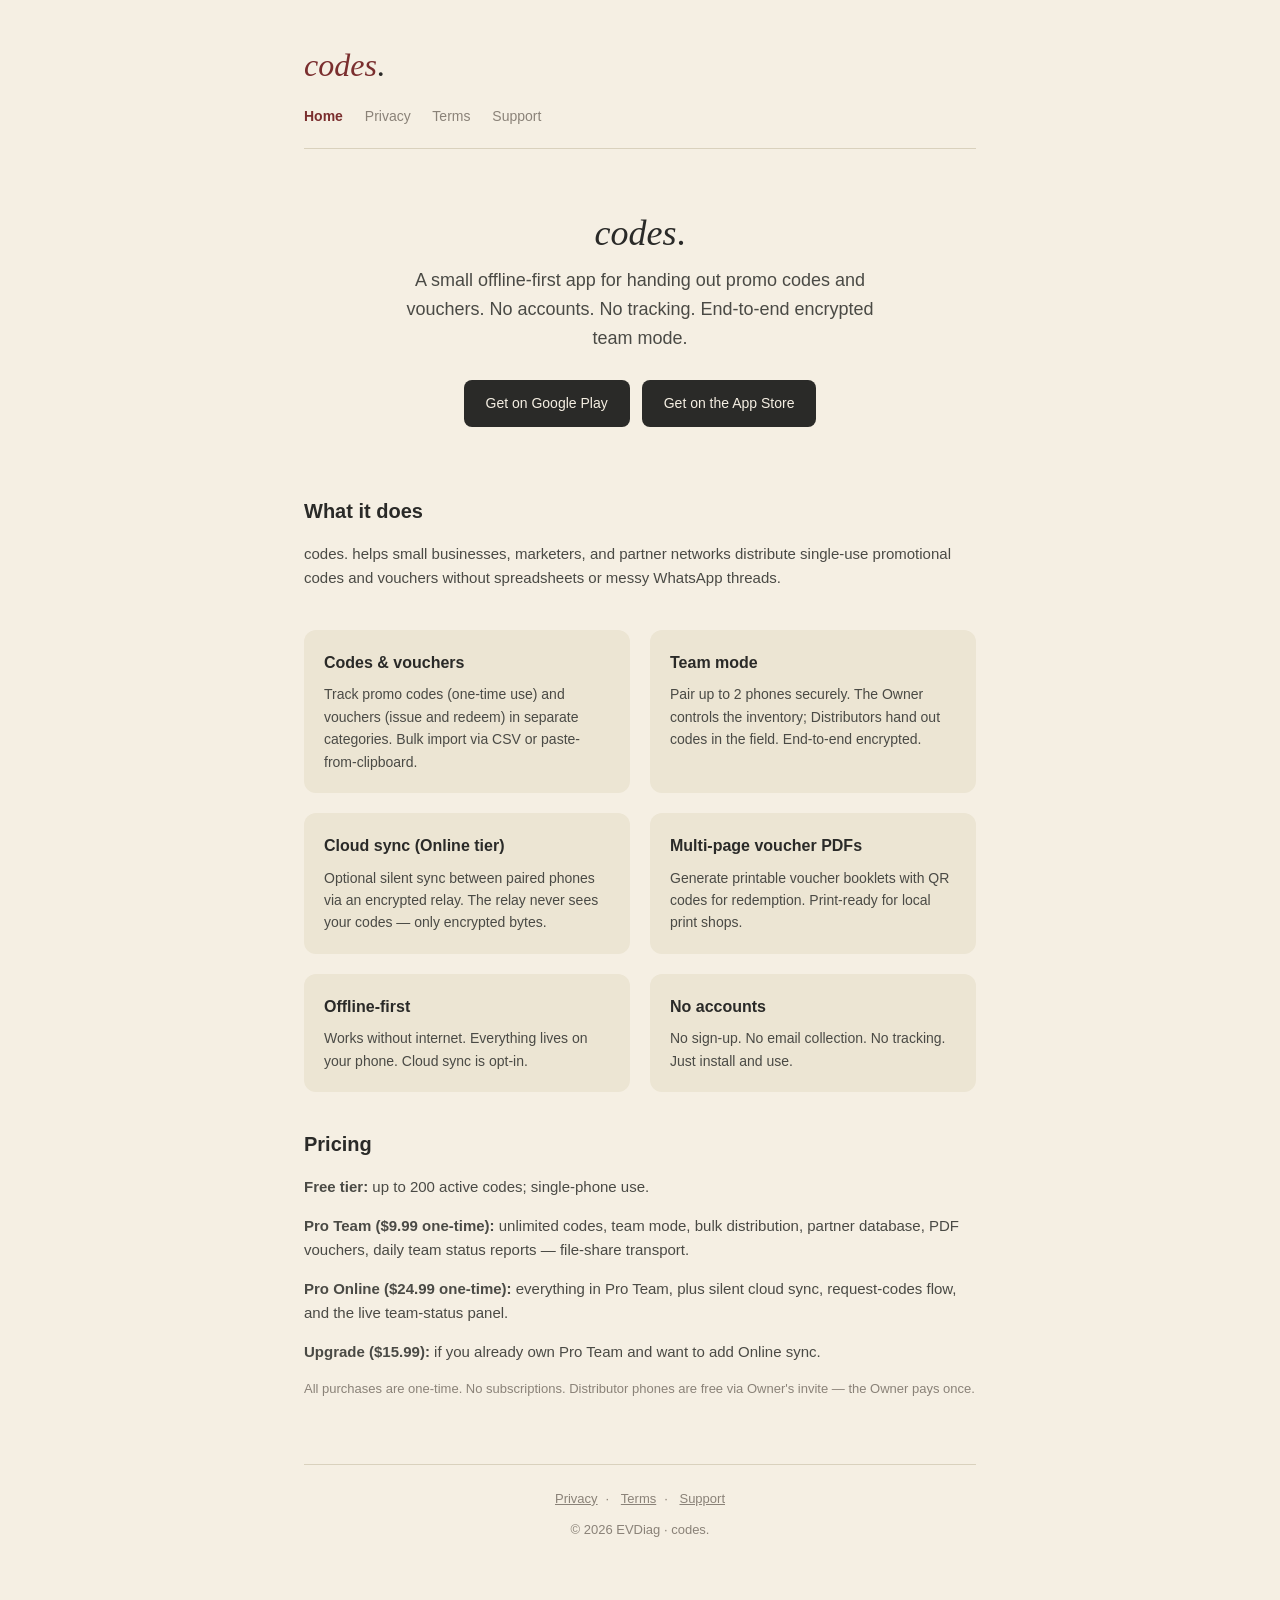
<file: index.html>
<!DOCTYPE html>
<html lang="en">
<head>
  <meta charset="utf-8">
  <meta name="viewport" content="width=device-width, initial-scale=1">
  <title>codes. — promo code & voucher distribution for small teams</title>
  <meta name="description" content="A small offline-first app for handing out promo codes and vouchers. No accounts. No tracking. End-to-end encrypted team mode.">
  <link rel="stylesheet" href="/style.css">
</head>
<body>
  <div class="wrap">
    <header>
      <a href="/" class="brand">codes<span class="dot">.</span></a>
      <nav>
        <a href="/" class="active">Home</a>
        <a href="/privacy">Privacy</a>
        <a href="/terms">Terms</a>
        <a href="/support">Support</a>
      </nav>
    </header>

    <section class="hero">
      <h1>codes<span style="color:var(--ink);font-style:normal">.</span></h1>
      <p class="tagline">A small offline-first app for handing out promo codes and vouchers. No accounts. No tracking. End-to-end encrypted team mode.</p>

      <div class="store-badges">
        <a href="https://play.google.com/store/apps/details?id=com.rfmot.promocodes">Get on Google Play</a>
        <a href="https://apps.apple.com/app/id6772552895">Get on the App Store</a>
      </div>
    </section>

    <section>
      <h2>What it does</h2>
      <p>codes. helps small businesses, marketers, and partner networks distribute single-use promotional codes and vouchers without spreadsheets or messy WhatsApp threads.</p>

      <div class="features">
        <div class="feature">
          <h3>Codes & vouchers</h3>
          <p>Track promo codes (one-time use) and vouchers (issue and redeem) in separate categories. Bulk import via CSV or paste-from-clipboard.</p>
        </div>
        <div class="feature">
          <h3>Team mode</h3>
          <p>Pair up to 2 phones securely. The Owner controls the inventory; Distributors hand out codes in the field. End-to-end encrypted.</p>
        </div>
        <div class="feature">
          <h3>Cloud sync (Online tier)</h3>
          <p>Optional silent sync between paired phones via an encrypted relay. The relay never sees your codes — only encrypted bytes.</p>
        </div>
        <div class="feature">
          <h3>Multi-page voucher PDFs</h3>
          <p>Generate printable voucher booklets with QR codes for redemption. Print-ready for local print shops.</p>
        </div>
        <div class="feature">
          <h3>Offline-first</h3>
          <p>Works without internet. Everything lives on your phone. Cloud sync is opt-in.</p>
        </div>
        <div class="feature">
          <h3>No accounts</h3>
          <p>No sign-up. No email collection. No tracking. Just install and use.</p>
        </div>
      </div>
    </section>

    <section>
      <h2>Pricing</h2>
      <p><strong>Free tier:</strong> up to 200 active codes; single-phone use.</p>
      <p><strong>Pro Team ($9.99 one-time):</strong> unlimited codes, team mode, bulk distribution, partner database, PDF vouchers, daily team status reports — file-share transport.</p>
      <p><strong>Pro Online ($24.99 one-time):</strong> everything in Pro Team, plus silent cloud sync, request-codes flow, and the live team-status panel.</p>
      <p><strong>Upgrade ($15.99):</strong> if you already own Pro Team and want to add Online sync.</p>
      <p class="meta">All purchases are one-time. No subscriptions. Distributor phones are free via Owner's invite — the Owner pays once.</p>
    </section>

    <footer>
      <a href="/privacy">Privacy</a>·
      <a href="/terms">Terms</a>·
      <a href="/support">Support</a>
      <div style="margin-top:10px;">© <span id="year">2026</span> EVDiag · codes.</div>
    </footer>
  </div>
  <script>document.getElementById('year').textContent = new Date().getFullYear();</script>
</body>
</html>
</file>
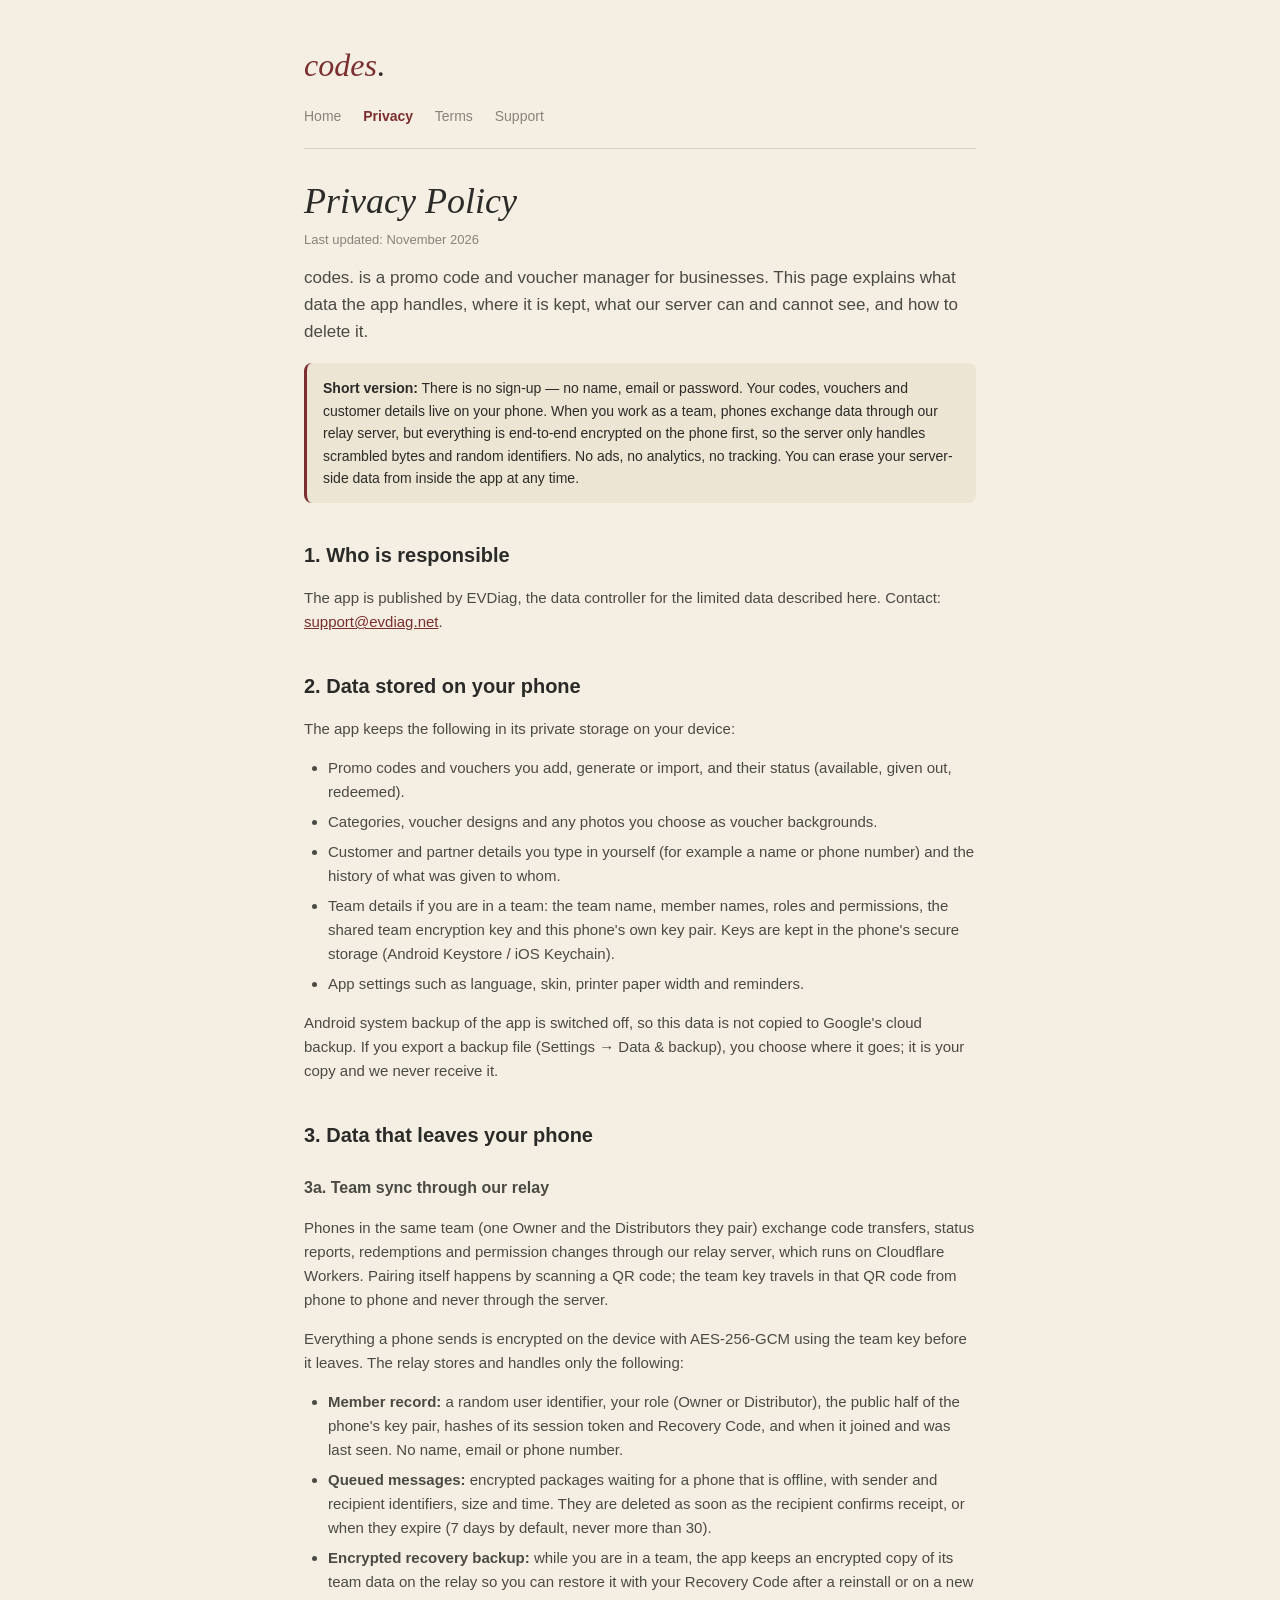
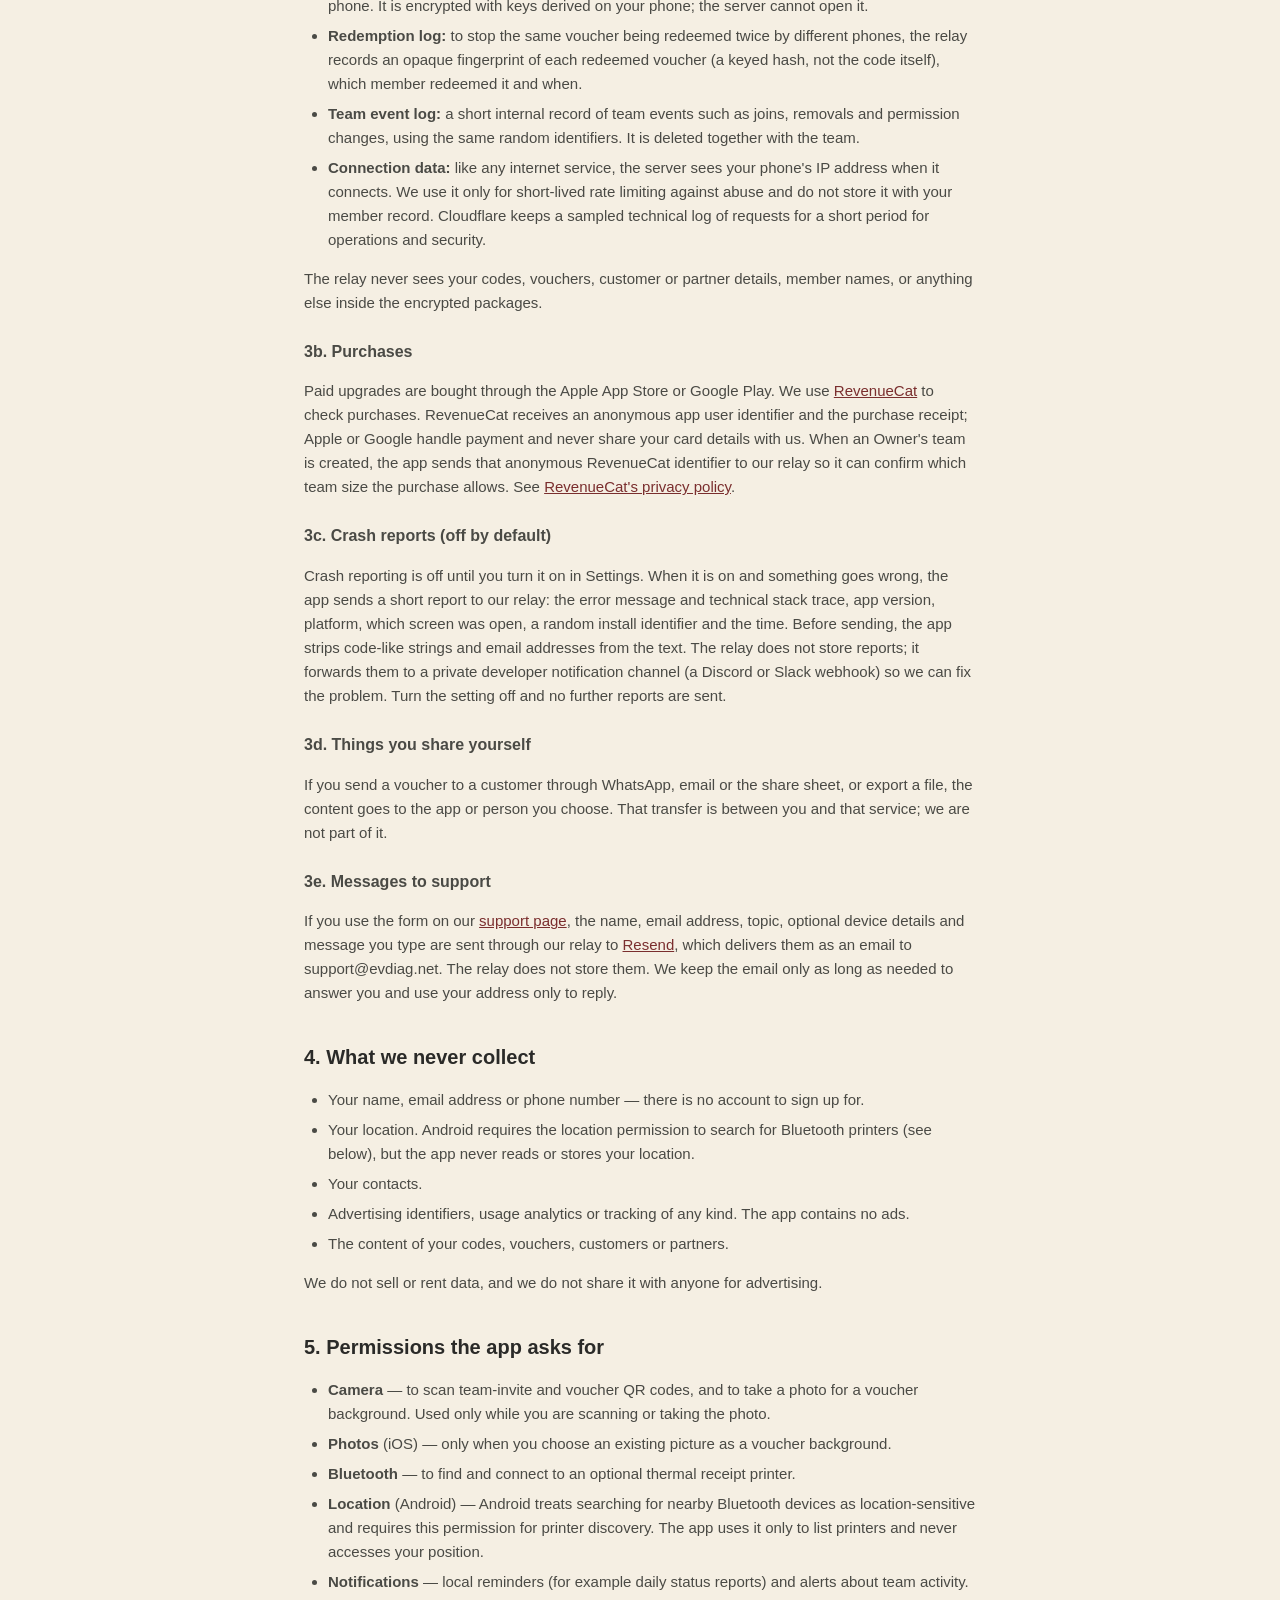
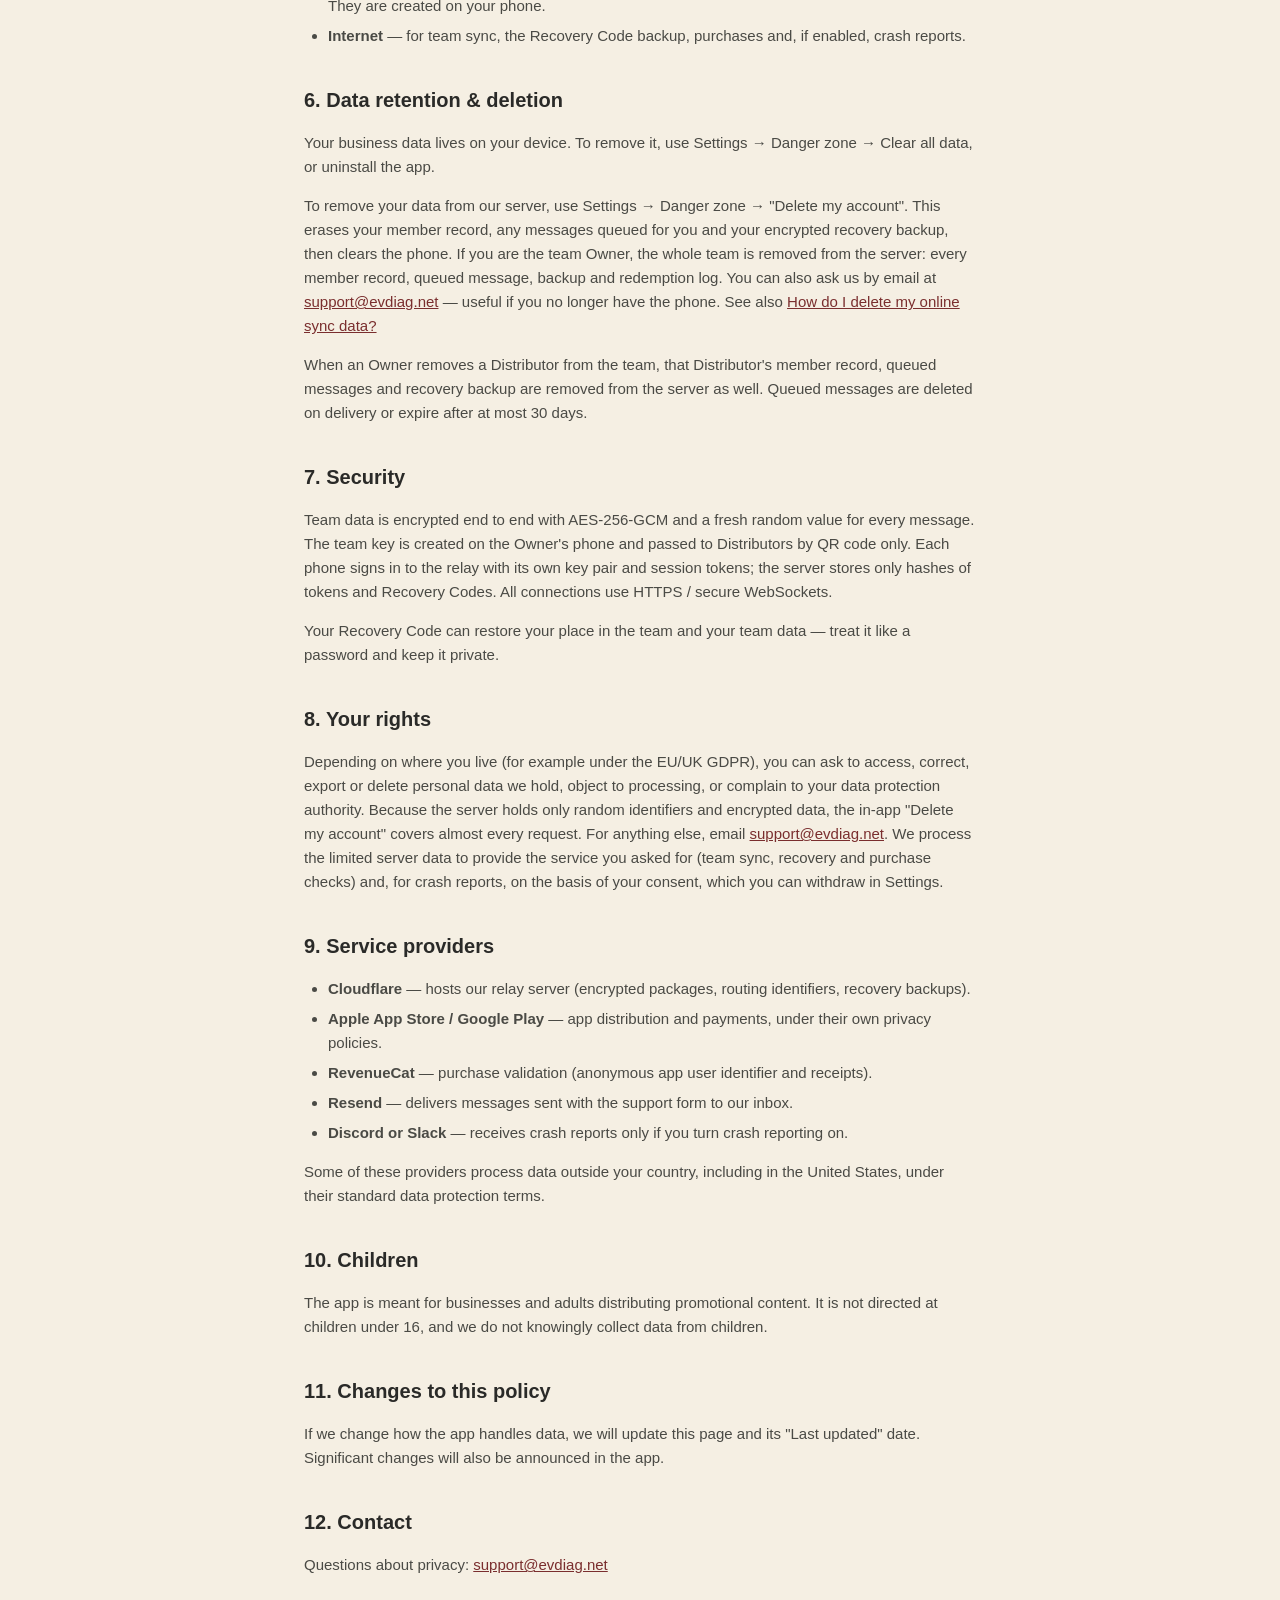
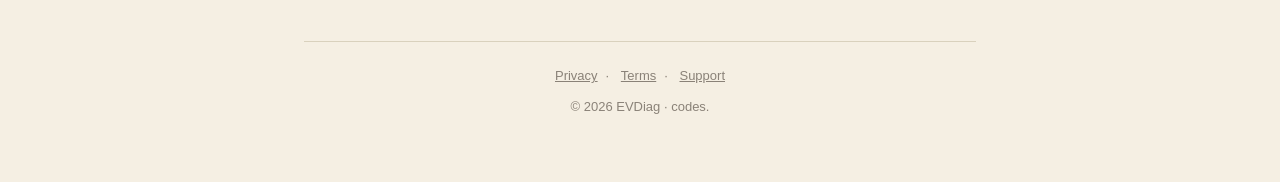
<file: privacy.html>
<!DOCTYPE html>
<html lang="en">
<head>
  <meta charset="utf-8">
  <meta name="viewport" content="width=device-width, initial-scale=1">
  <title>Privacy Policy — codes.</title>
  <meta name="description" content="Privacy policy for the codes. app. No sign-up, no ads, no tracking. Team sync is end-to-end encrypted.">
  <link rel="stylesheet" href="/style.css">
</head>
<body>
  <div class="wrap">
    <header>
      <a href="/" class="brand">codes<span class="dot">.</span></a>
      <nav>
        <a href="/">Home</a>
        <a href="/privacy" class="active">Privacy</a>
        <a href="/terms">Terms</a>
        <a href="/support">Support</a>
      </nav>
    </header>

    <h1>Privacy Policy</h1>
    <p class="meta">Last updated: November 2026</p>

    <p class="lead">codes. is a promo code and voucher manager for businesses. This page explains what data the app handles, where it is kept, what our server can and cannot see, and how to delete it.</p>

    <div class="note">
      <strong>Short version:</strong> There is no sign-up — no name, email or password. Your codes, vouchers and customer details live on your phone. When you work as a team, phones exchange data through our relay server, but everything is end-to-end encrypted on the phone first, so the server only handles scrambled bytes and random identifiers. No ads, no analytics, no tracking. You can erase your server-side data from inside the app at any time.
    </div>

    <h2>1. Who is responsible</h2>
    <p>The app is published by EVDiag, the data controller for the limited data described here. Contact: <a href="mailto:support@evdiag.net">support@evdiag.net</a>.</p>

    <h2>2. Data stored on your phone</h2>
    <p>The app keeps the following in its private storage on your device:</p>
    <ul>
      <li>Promo codes and vouchers you add, generate or import, and their status (available, given out, redeemed).</li>
      <li>Categories, voucher designs and any photos you choose as voucher backgrounds.</li>
      <li>Customer and partner details you type in yourself (for example a name or phone number) and the history of what was given to whom.</li>
      <li>Team details if you are in a team: the team name, member names, roles and permissions, the shared team encryption key and this phone's own key pair. Keys are kept in the phone's secure storage (Android Keystore / iOS Keychain).</li>
      <li>App settings such as language, skin, printer paper width and reminders.</li>
    </ul>
    <p>Android system backup of the app is switched off, so this data is not copied to Google's cloud backup. If you export a backup file (Settings → Data &amp; backup), you choose where it goes; it is your copy and we never receive it.</p>

    <h2>3. Data that leaves your phone</h2>

    <h3>3a. Team sync through our relay</h3>
    <p>Phones in the same team (one Owner and the Distributors they pair) exchange code transfers, status reports, redemptions and permission changes through our relay server, which runs on Cloudflare Workers. Pairing itself happens by scanning a QR code; the team key travels in that QR code from phone to phone and never through the server.</p>
    <p>Everything a phone sends is encrypted on the device with AES-256-GCM using the team key before it leaves. The relay stores and handles only the following:</p>
    <ul>
      <li><strong>Member record:</strong> a random user identifier, your role (Owner or Distributor), the public half of the phone's key pair, hashes of its session token and Recovery Code, and when it joined and was last seen. No name, email or phone number.</li>
      <li><strong>Queued messages:</strong> encrypted packages waiting for a phone that is offline, with sender and recipient identifiers, size and time. They are deleted as soon as the recipient confirms receipt, or when they expire (7 days by default, never more than 30).</li>
      <li><strong>Encrypted recovery backup:</strong> while you are in a team, the app keeps an encrypted copy of its team data on the relay so you can restore it with your Recovery Code after a reinstall or on a new phone. It is encrypted with keys derived on your phone; the server cannot open it.</li>
      <li><strong>Redemption log:</strong> to stop the same voucher being redeemed twice by different phones, the relay records an opaque fingerprint of each redeemed voucher (a keyed hash, not the code itself), which member redeemed it and when.</li>
      <li><strong>Team event log:</strong> a short internal record of team events such as joins, removals and permission changes, using the same random identifiers. It is deleted together with the team.</li>
      <li><strong>Connection data:</strong> like any internet service, the server sees your phone's IP address when it connects. We use it only for short-lived rate limiting against abuse and do not store it with your member record. Cloudflare keeps a sampled technical log of requests for a short period for operations and security.</li>
    </ul>
    <p>The relay never sees your codes, vouchers, customer or partner details, member names, or anything else inside the encrypted packages.</p>

    <h3>3b. Purchases</h3>
    <p>Paid upgrades are bought through the Apple App Store or Google Play. We use <a href="https://www.revenuecat.com/">RevenueCat</a> to check purchases. RevenueCat receives an anonymous app user identifier and the purchase receipt; Apple or Google handle payment and never share your card details with us. When an Owner's team is created, the app sends that anonymous RevenueCat identifier to our relay so it can confirm which team size the purchase allows. See <a href="https://www.revenuecat.com/privacy/">RevenueCat's privacy policy</a>.</p>

    <h3>3c. Crash reports (off by default)</h3>
    <p>Crash reporting is off until you turn it on in Settings. When it is on and something goes wrong, the app sends a short report to our relay: the error message and technical stack trace, app version, platform, which screen was open, a random install identifier and the time. Before sending, the app strips code-like strings and email addresses from the text. The relay does not store reports; it forwards them to a private developer notification channel (a Discord or Slack webhook) so we can fix the problem. Turn the setting off and no further reports are sent.</p>

    <h3>3d. Things you share yourself</h3>
    <p>If you send a voucher to a customer through WhatsApp, email or the share sheet, or export a file, the content goes to the app or person you choose. That transfer is between you and that service; we are not part of it.</p>

    <h3>3e. Messages to support</h3>
    <p>If you use the form on our <a href="/support#contact">support page</a>, the name, email address, topic, optional device details and message you type are sent through our relay to <a href="https://resend.com/">Resend</a>, which delivers them as an email to support@evdiag.net. The relay does not store them. We keep the email only as long as needed to answer you and use your address only to reply.</p>

    <h2>4. What we never collect</h2>
    <ul>
      <li>Your name, email address or phone number — there is no account to sign up for.</li>
      <li>Your location. Android requires the location permission to search for Bluetooth printers (see below), but the app never reads or stores your location.</li>
      <li>Your contacts.</li>
      <li>Advertising identifiers, usage analytics or tracking of any kind. The app contains no ads.</li>
      <li>The content of your codes, vouchers, customers or partners.</li>
    </ul>
    <p>We do not sell or rent data, and we do not share it with anyone for advertising.</p>

    <h2>5. Permissions the app asks for</h2>
    <ul>
      <li><strong>Camera</strong> — to scan team-invite and voucher QR codes, and to take a photo for a voucher background. Used only while you are scanning or taking the photo.</li>
      <li><strong>Photos</strong> (iOS) — only when you choose an existing picture as a voucher background.</li>
      <li><strong>Bluetooth</strong> — to find and connect to an optional thermal receipt printer.</li>
      <li><strong>Location</strong> (Android) — Android treats searching for nearby Bluetooth devices as location-sensitive and requires this permission for printer discovery. The app uses it only to list printers and never accesses your position.</li>
      <li><strong>Notifications</strong> — local reminders (for example daily status reports) and alerts about team activity. They are created on your phone.</li>
      <li><strong>Internet</strong> — for team sync, the Recovery Code backup, purchases and, if enabled, crash reports.</li>
    </ul>

    <h2>6. Data retention &amp; deletion</h2>
    <p>Your business data lives on your device. To remove it, use Settings → Danger zone → Clear all data, or uninstall the app.</p>
    <p>To remove your data from our server, use Settings → Danger zone → "Delete my account". This erases your member record, any messages queued for you and your encrypted recovery backup, then clears the phone. If you are the team Owner, the whole team is removed from the server: every member record, queued message, backup and redemption log. You can also ask us by email at <a href="mailto:support@evdiag.net">support@evdiag.net</a> — useful if you no longer have the phone. See also <a href="/support#delete-sync-data">How do I delete my online sync data?</a></p>
    <p>When an Owner removes a Distributor from the team, that Distributor's member record, queued messages and recovery backup are removed from the server as well. Queued messages are deleted on delivery or expire after at most 30 days.</p>

    <h2>7. Security</h2>
    <p>Team data is encrypted end to end with AES-256-GCM and a fresh random value for every message. The team key is created on the Owner's phone and passed to Distributors by QR code only. Each phone signs in to the relay with its own key pair and session tokens; the server stores only hashes of tokens and Recovery Codes. All connections use HTTPS / secure WebSockets.</p>
    <p>Your Recovery Code can restore your place in the team and your team data — treat it like a password and keep it private.</p>

    <h2>8. Your rights</h2>
    <p>Depending on where you live (for example under the EU/UK GDPR), you can ask to access, correct, export or delete personal data we hold, object to processing, or complain to your data protection authority. Because the server holds only random identifiers and encrypted data, the in-app "Delete my account" covers almost every request. For anything else, email <a href="mailto:support@evdiag.net">support@evdiag.net</a>. We process the limited server data to provide the service you asked for (team sync, recovery and purchase checks) and, for crash reports, on the basis of your consent, which you can withdraw in Settings.</p>

    <h2>9. Service providers</h2>
    <ul>
      <li><strong>Cloudflare</strong> — hosts our relay server (encrypted packages, routing identifiers, recovery backups).</li>
      <li><strong>Apple App Store / Google Play</strong> — app distribution and payments, under their own privacy policies.</li>
      <li><strong>RevenueCat</strong> — purchase validation (anonymous app user identifier and receipts).</li>
      <li><strong>Resend</strong> — delivers messages sent with the support form to our inbox.</li>
      <li><strong>Discord or Slack</strong> — receives crash reports only if you turn crash reporting on.</li>
    </ul>
    <p>Some of these providers process data outside your country, including in the United States, under their standard data protection terms.</p>

    <h2>10. Children</h2>
    <p>The app is meant for businesses and adults distributing promotional content. It is not directed at children under 16, and we do not knowingly collect data from children.</p>

    <h2>11. Changes to this policy</h2>
    <p>If we change how the app handles data, we will update this page and its "Last updated" date. Significant changes will also be announced in the app.</p>

    <h2>12. Contact</h2>
    <p>Questions about privacy: <a href="mailto:support@evdiag.net">support@evdiag.net</a></p>

    <footer>
      <a href="/privacy">Privacy</a>·
      <a href="/terms">Terms</a>·
      <a href="/support">Support</a>
      <div style="margin-top:10px;">© <span id="year">2026</span> EVDiag · codes.</div>
    </footer>
  </div>
  <script>document.getElementById('year').textContent = new Date().getFullYear();</script>
</body>
</html>
</file>
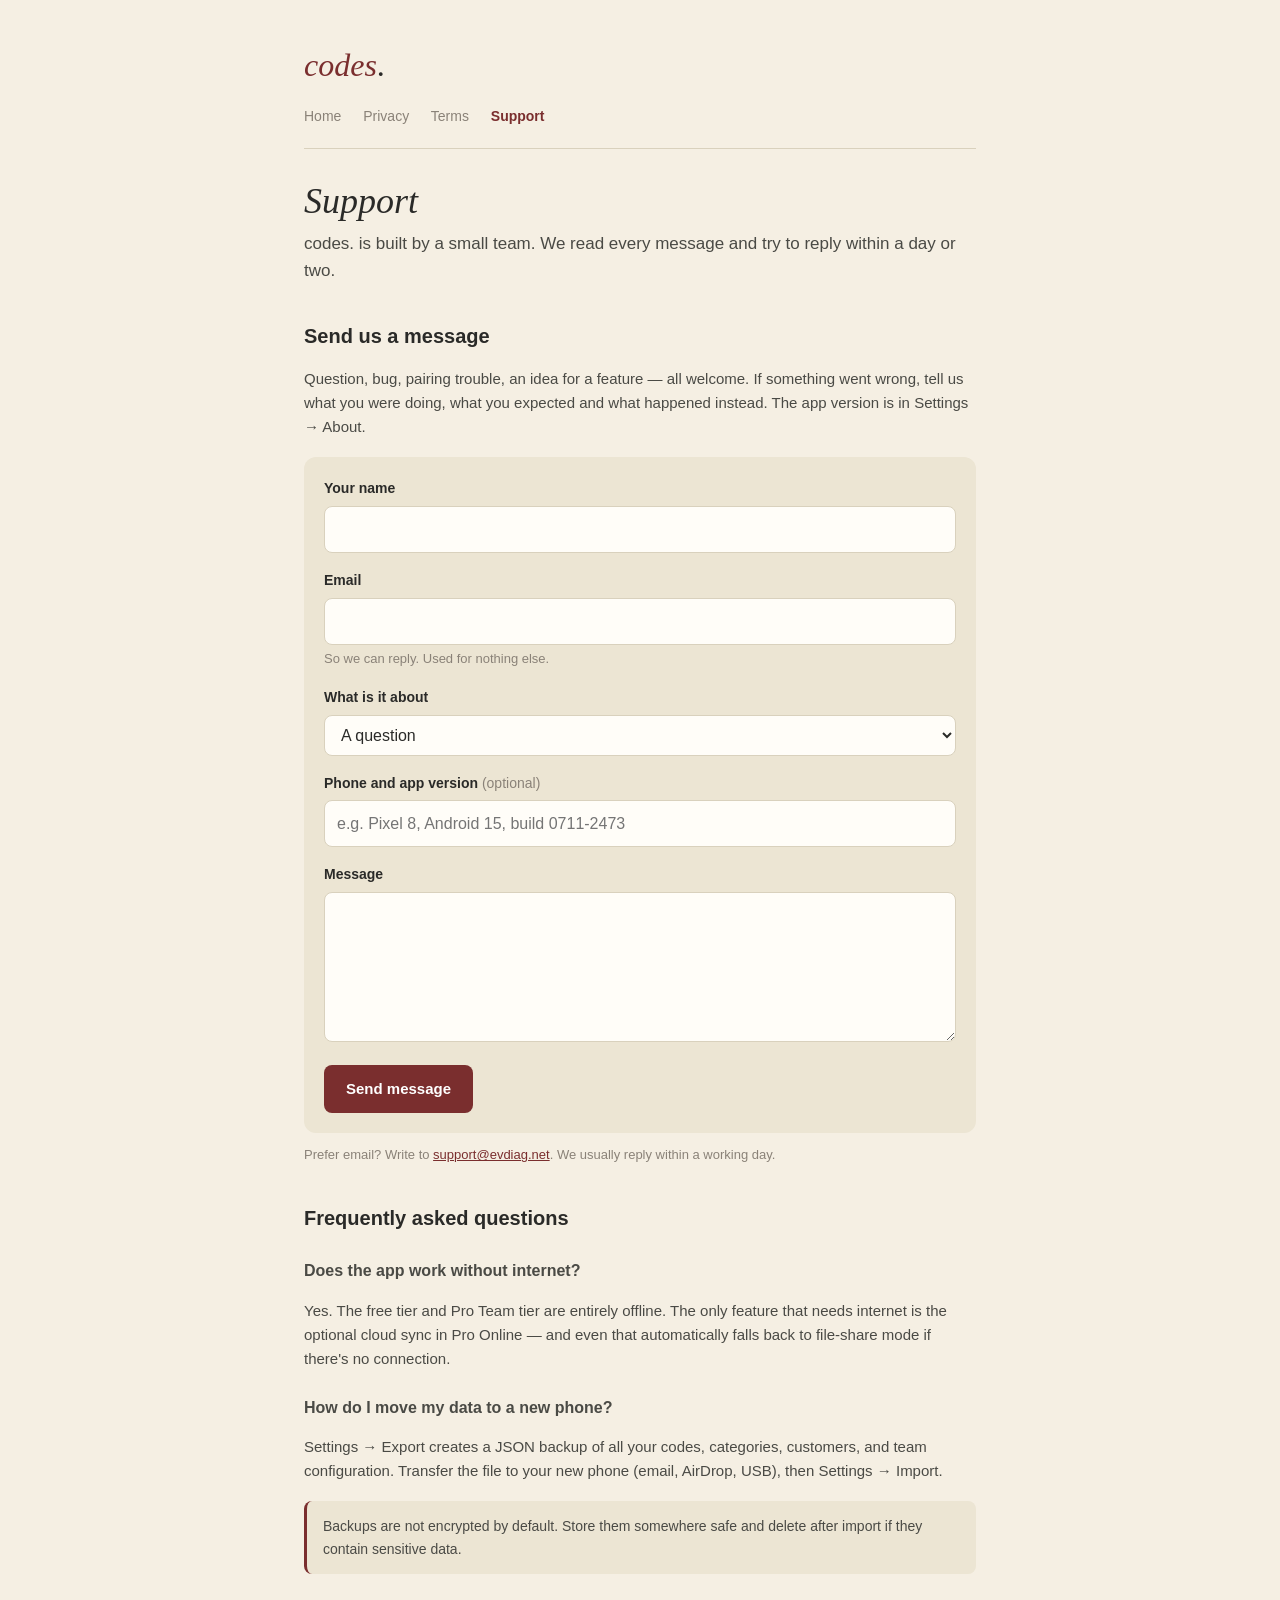
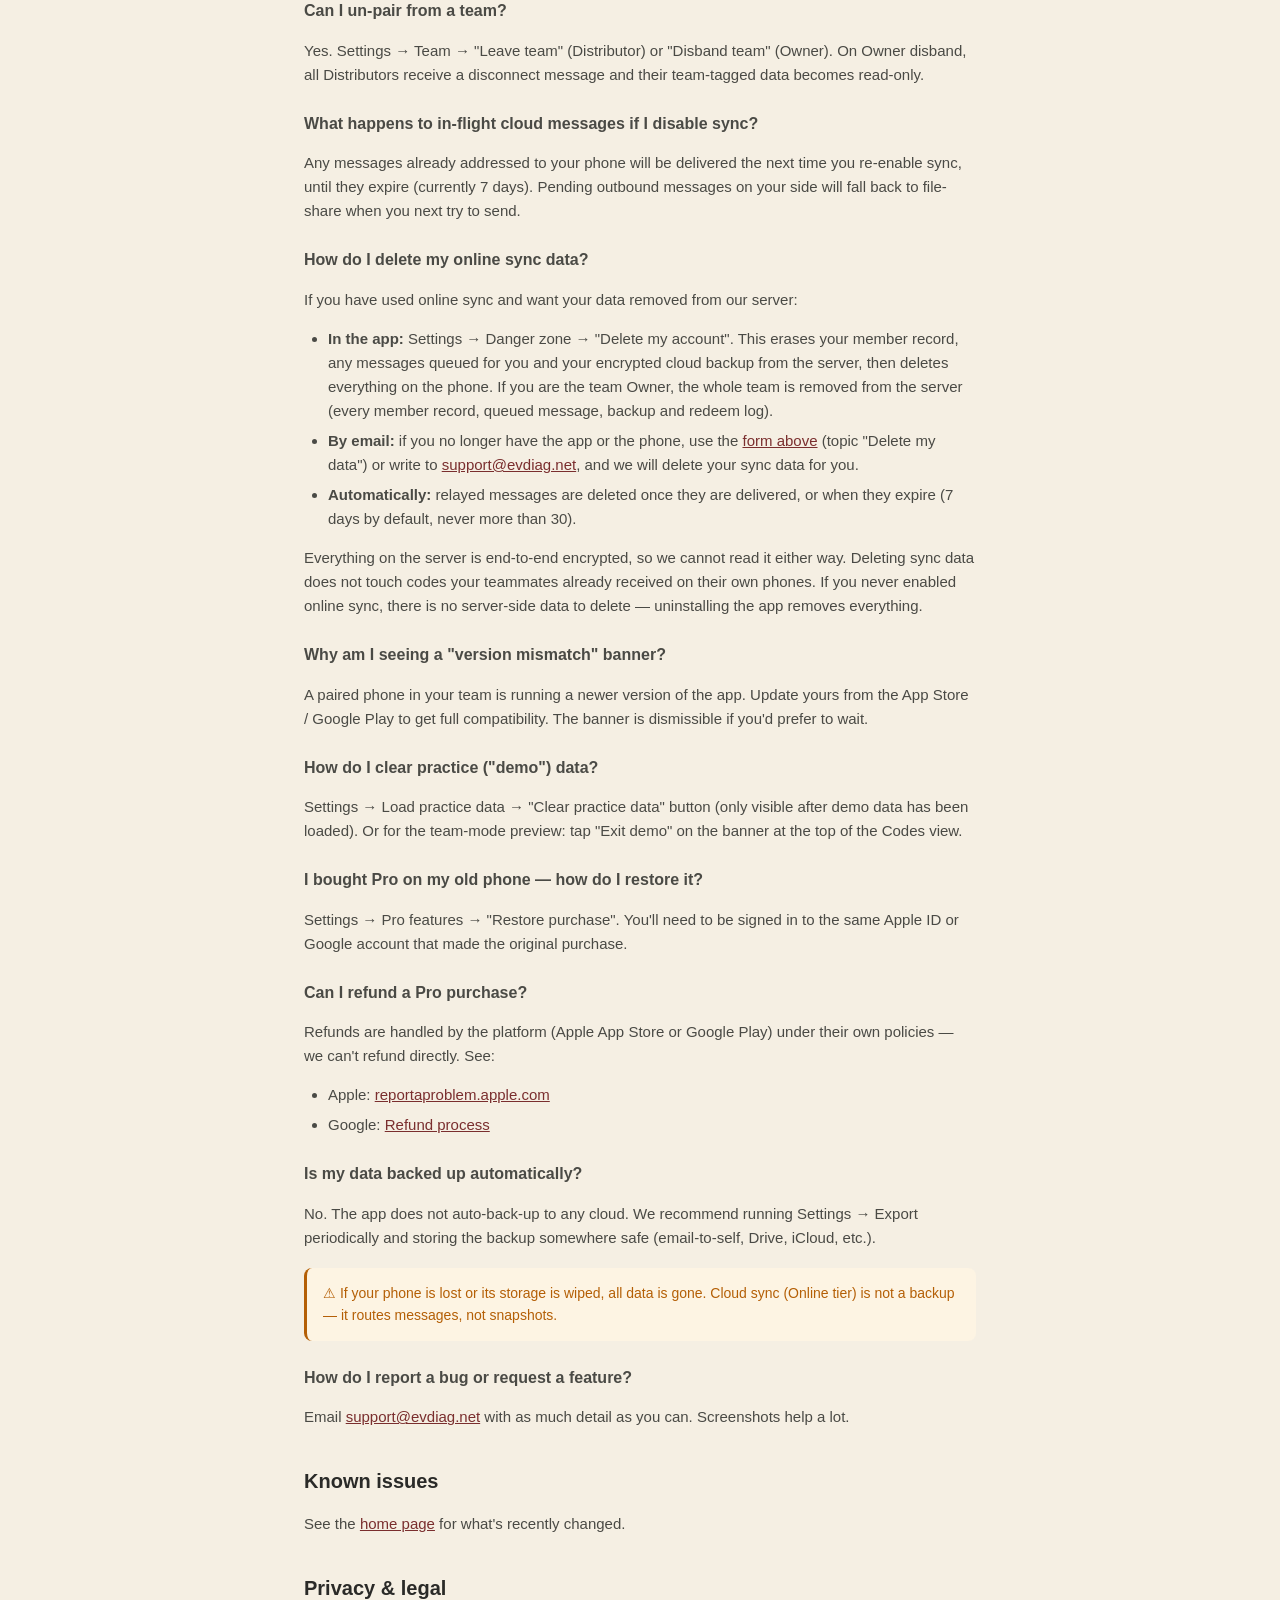
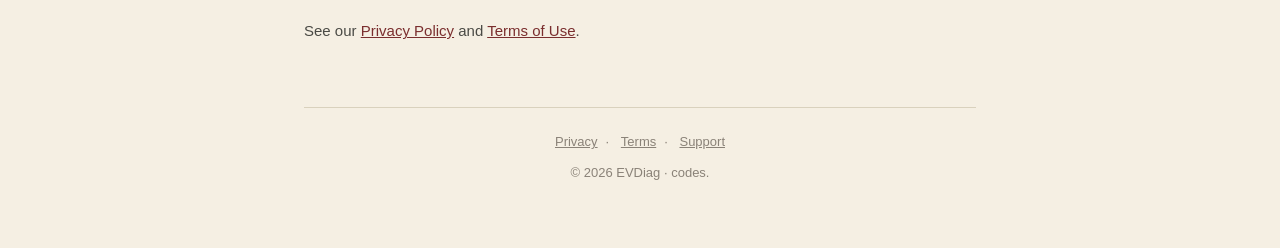
<file: support.html>
<!DOCTYPE html>
<html lang="en">
<head>
  <meta charset="utf-8">
  <meta name="viewport" content="width=device-width, initial-scale=1">
  <title>Support — codes.</title>
  <link rel="stylesheet" href="/style.css">
</head>
<body>
  <div class="wrap">
    <header>
      <a href="/" class="brand">codes<span class="dot">.</span></a>
      <nav>
        <a href="/">Home</a>
        <a href="/privacy">Privacy</a>
        <a href="/terms">Terms</a>
        <a href="/support" class="active">Support</a>
      </nav>
    </header>

    <h1>Support</h1>
    <p class="lead">codes. is built by a small team. We read every message and try to reply within a day or two.</p>

    <h2 id="contact">Send us a message</h2>
    <p>Question, bug, pairing trouble, an idea for a feature — all welcome. If something went wrong, tell us what you were doing, what you expected and what happened instead. The app version is in Settings → About.</p>

    <form class="contact" id="contactForm" novalidate>
      <div class="field">
        <label for="name">Your name</label>
        <input type="text" id="name" name="name" autocomplete="name" required maxlength="120">
      </div>
      <div class="field">
        <label for="email">Email</label>
        <input type="email" id="email" name="email" autocomplete="email" required maxlength="200">
        <span class="hint">So we can reply. Used for nothing else.</span>
      </div>
      <div class="field">
        <label for="topic">What is it about</label>
        <select id="topic" name="topic">
          <option>A question</option>
          <option>Something is wrong / a bug</option>
          <option>Pairing or team sync</option>
          <option>Purchases and restoring Pro</option>
          <option>Delete my data</option>
          <option>Feature request</option>
          <option>Something else</option>
        </select>
      </div>
      <div class="field">
        <label for="device">Phone and app version <span class="opt">(optional)</span></label>
        <input type="text" id="device" name="device" maxlength="200" placeholder="e.g. Pixel 8, Android 15, build 0711-2473">
      </div>
      <div class="field">
        <label for="message">Message</label>
        <textarea id="message" name="message" required maxlength="5000"></textarea>
      </div>
      <div class="hp" aria-hidden="true">
        <label for="hp_check">Leave this field empty</label>
        <input type="text" id="hp_check" name="hp_check" tabindex="-1" autocomplete="off" data-1p-ignore data-lpignore="true" data-bwignore data-form-type="other">
      </div>
      <button class="btn" type="submit" id="submitBtn">Send message</button>
      <div class="formmsg" id="formMsg" role="status" aria-live="polite"></div>
      <noscript><p class="formmsg show bad">The form needs JavaScript. You can also email <a href="mailto:support@evdiag.net">support@evdiag.net</a>.</p></noscript>
    </form>
    <p class="meta">Prefer email? Write to <a href="mailto:support@evdiag.net">support@evdiag.net</a>. We usually reply within a working day.</p>

    <h2>Frequently asked questions</h2>

    <h3>Does the app work without internet?</h3>
    <p>Yes. The free tier and Pro Team tier are entirely offline. The only feature that needs internet is the optional cloud sync in Pro Online — and even that automatically falls back to file-share mode if there's no connection.</p>

    <h3>How do I move my data to a new phone?</h3>
    <p>Settings → Export creates a JSON backup of all your codes, categories, customers, and team configuration. Transfer the file to your new phone (email, AirDrop, USB), then Settings → Import.</p>
    <p class="note">Backups are not encrypted by default. Store them somewhere safe and delete after import if they contain sensitive data.</p>

    <h3>Can I un-pair from a team?</h3>
    <p>Yes. Settings → Team → "Leave team" (Distributor) or "Disband team" (Owner). On Owner disband, all Distributors receive a disconnect message and their team-tagged data becomes read-only.</p>

    <h3>What happens to in-flight cloud messages if I disable sync?</h3>
    <p>Any messages already addressed to your phone will be delivered the next time you re-enable sync, until they expire (currently 7 days). Pending outbound messages on your side will fall back to file-share when you next try to send.</p>

    <h3 id="delete-sync-data">How do I delete my online sync data?</h3>
    <p>If you have used online sync and want your data removed from our server:</p>
    <ul>
      <li><strong>In the app:</strong> Settings → Danger zone → "Delete my account". This erases your member record, any messages queued for you and your encrypted cloud backup from the server, then deletes everything on the phone. If you are the team Owner, the whole team is removed from the server (every member record, queued message, backup and redeem log).</li>
      <li><strong>By email:</strong> if you no longer have the app or the phone, use the <a href="/support?topic=delete#contact">form above</a> (topic "Delete my data") or write to <a href="mailto:support@evdiag.net">support@evdiag.net</a>, and we will delete your sync data for you.</li>
      <li><strong>Automatically:</strong> relayed messages are deleted once they are delivered, or when they expire (7 days by default, never more than 30).</li>
    </ul>
    <p>Everything on the server is end-to-end encrypted, so we cannot read it either way. Deleting sync data does not touch codes your teammates already received on their own phones. If you never enabled online sync, there is no server-side data to delete — uninstalling the app removes everything.</p>

    <h3>Why am I seeing a "version mismatch" banner?</h3>
    <p>A paired phone in your team is running a newer version of the app. Update yours from the App Store / Google Play to get full compatibility. The banner is dismissible if you'd prefer to wait.</p>

    <h3>How do I clear practice ("demo") data?</h3>
    <p>Settings → Load practice data → "Clear practice data" button (only visible after demo data has been loaded). Or for the team-mode preview: tap "Exit demo" on the banner at the top of the Codes view.</p>

    <h3>I bought Pro on my old phone — how do I restore it?</h3>
    <p>Settings → Pro features → "Restore purchase". You'll need to be signed in to the same Apple ID or Google account that made the original purchase.</p>

    <h3>Can I refund a Pro purchase?</h3>
    <p>Refunds are handled by the platform (Apple App Store or Google Play) under their own policies — we can't refund directly. See:</p>
    <ul>
      <li>Apple: <a href="https://reportaproblem.apple.com/">reportaproblem.apple.com</a></li>
      <li>Google: <a href="https://support.google.com/googleplay/answer/2479637">Refund process</a></li>
    </ul>

    <h3>Is my data backed up automatically?</h3>
    <p>No. The app does not auto-back-up to any cloud. We recommend running Settings → Export periodically and storing the backup somewhere safe (email-to-self, Drive, iCloud, etc.).</p>
    <p class="warn">⚠ If your phone is lost or its storage is wiped, all data is gone. Cloud sync (Online tier) is not a backup — it routes messages, not snapshots.</p>

    <h3>How do I report a bug or request a feature?</h3>
    <p>Email <a href="mailto:support@evdiag.net">support@evdiag.net</a> with as much detail as you can. Screenshots help a lot.</p>

    <h2>Known issues</h2>
    <p>See the <a href="/">home page</a> for what's recently changed.</p>

    <h2>Privacy &amp; legal</h2>
    <p>See our <a href="/privacy">Privacy Policy</a> and <a href="/terms">Terms of Use</a>.</p>

    <footer>
      <a href="/privacy">Privacy</a>·
      <a href="/terms">Terms</a>·
      <a href="/support">Support</a>
      <div style="margin-top:10px;">© <span id="year">2026</span> EVDiag · codes.</div>
    </footer>
  </div>
  <script>document.getElementById('year').textContent = new Date().getFullYear();</script>
  <script src="/contact.js?v=1" defer></script>
</body>
</html>
</file>
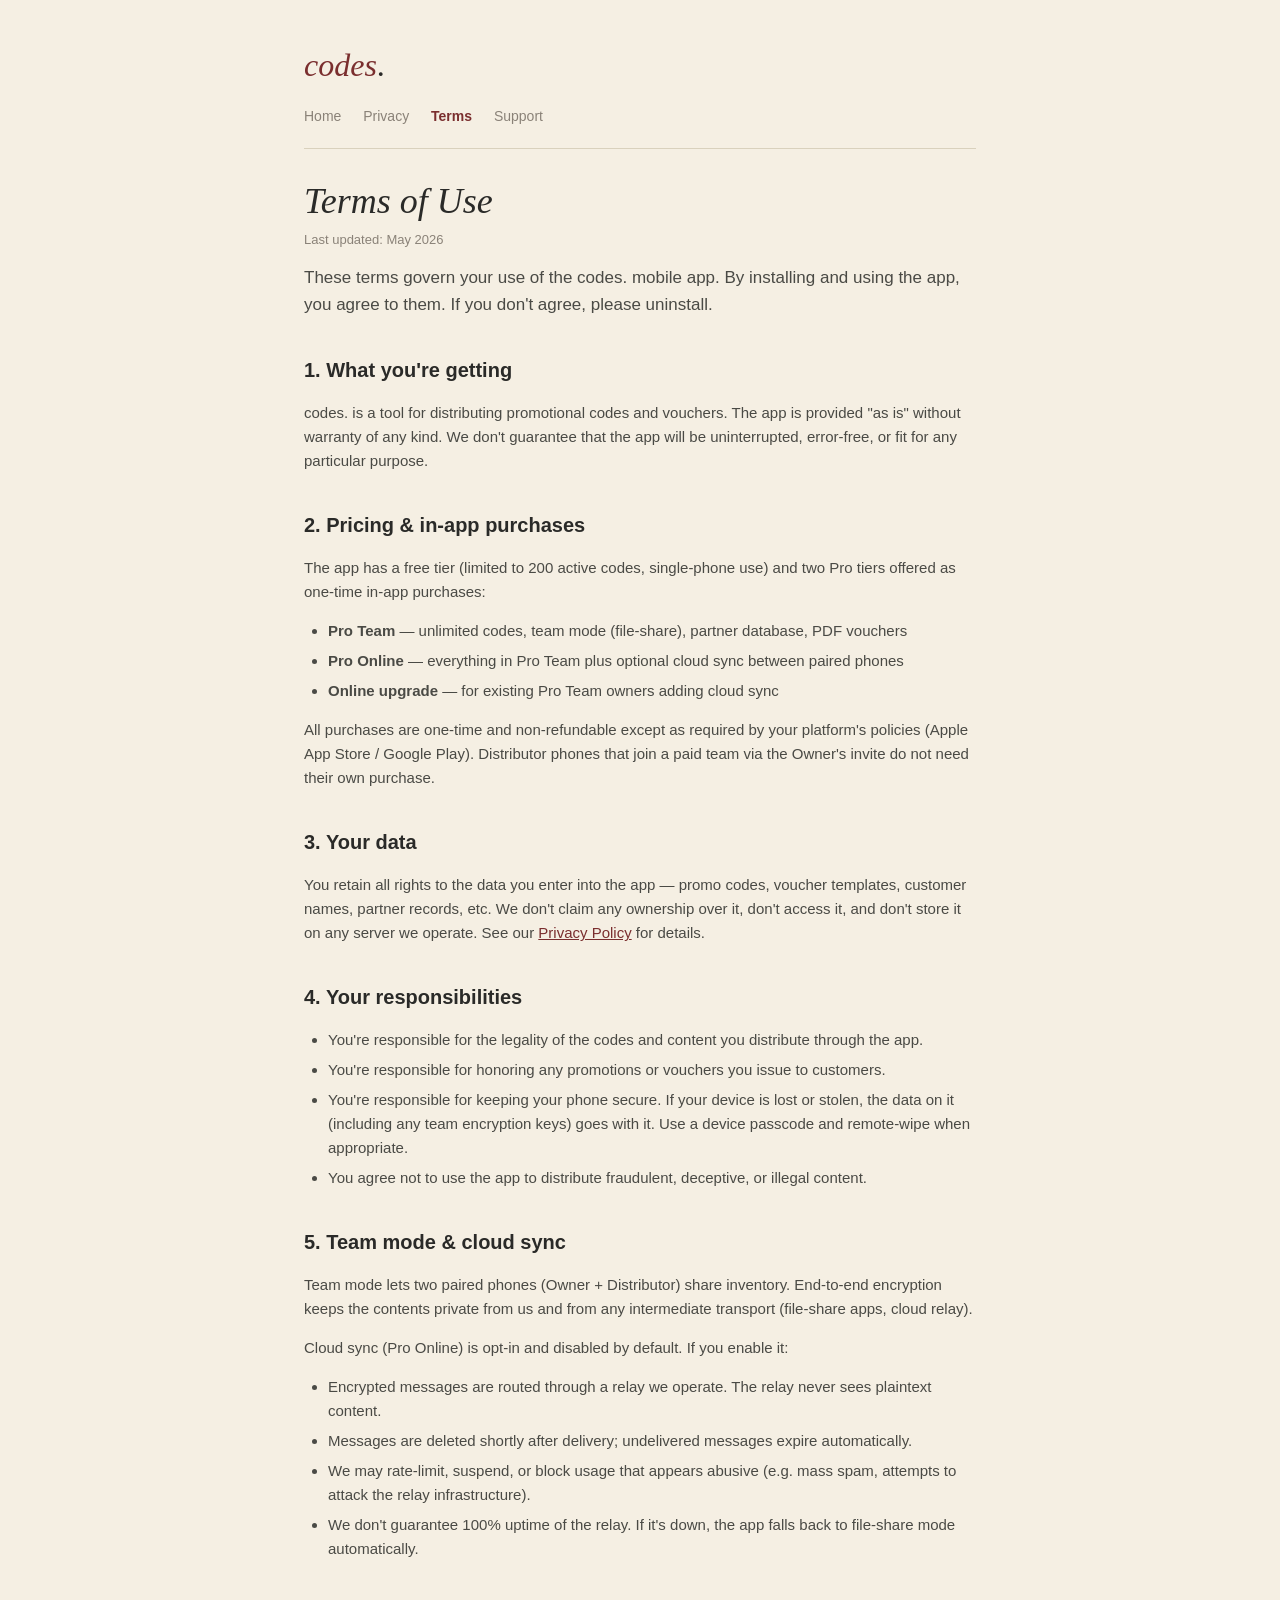
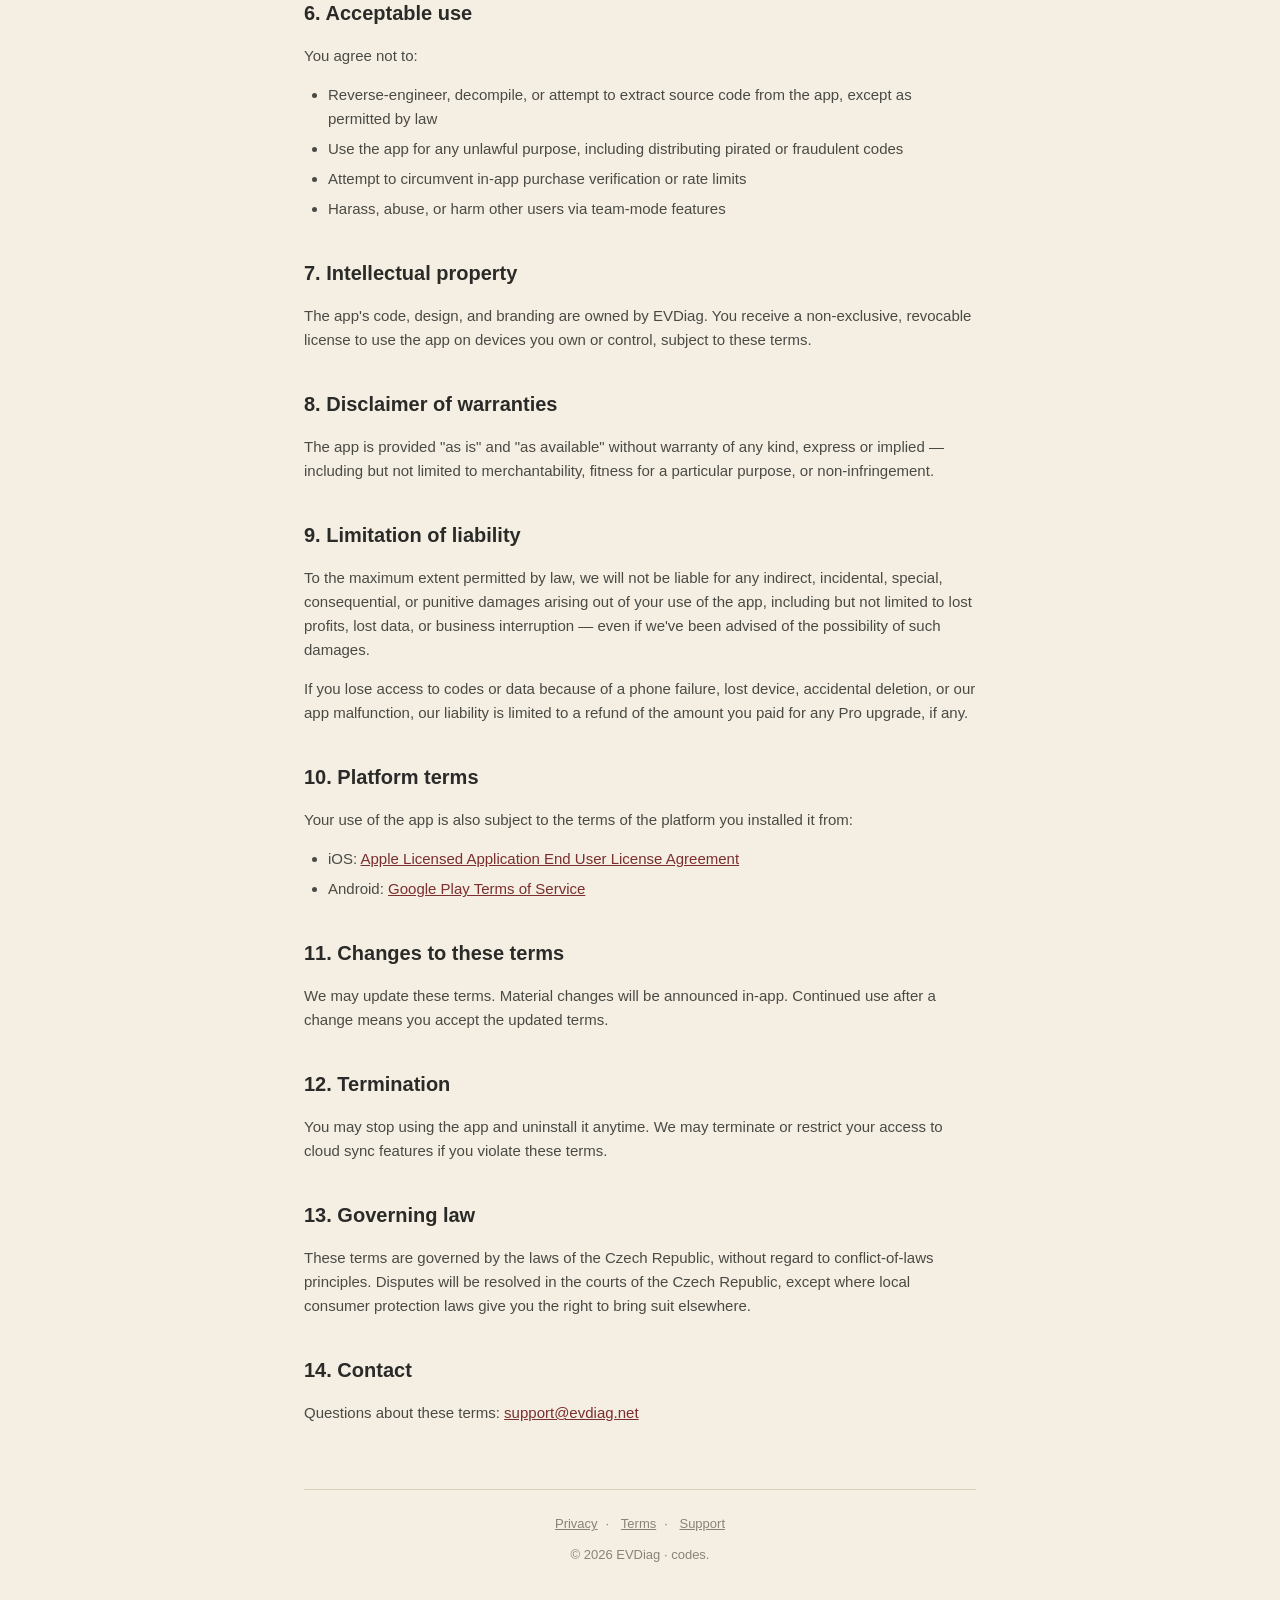
<file: terms.html>
<!DOCTYPE html>
<html lang="en">
<head>
  <meta charset="utf-8">
  <meta name="viewport" content="width=device-width, initial-scale=1">
  <title>Terms of Use — codes.</title>
  <link rel="stylesheet" href="/style.css">
</head>
<body>
  <div class="wrap">
    <header>
      <a href="/" class="brand">codes<span class="dot">.</span></a>
      <nav>
        <a href="/">Home</a>
        <a href="/privacy">Privacy</a>
        <a href="/terms" class="active">Terms</a>
        <a href="/support">Support</a>
      </nav>
    </header>

    <h1>Terms of Use</h1>
    <p class="meta">Last updated: May 2026</p>

    <p class="lead">These terms govern your use of the codes. mobile app. By installing and using the app, you agree to them. If you don't agree, please uninstall.</p>

    <h2>1. What you're getting</h2>
    <p>codes. is a tool for distributing promotional codes and vouchers. The app is provided "as is" without warranty of any kind. We don't guarantee that the app will be uninterrupted, error-free, or fit for any particular purpose.</p>

    <h2>2. Pricing &amp; in-app purchases</h2>
    <p>The app has a free tier (limited to 200 active codes, single-phone use) and two Pro tiers offered as one-time in-app purchases:</p>
    <ul>
      <li><strong>Pro Team</strong> — unlimited codes, team mode (file-share), partner database, PDF vouchers</li>
      <li><strong>Pro Online</strong> — everything in Pro Team plus optional cloud sync between paired phones</li>
      <li><strong>Online upgrade</strong> — for existing Pro Team owners adding cloud sync</li>
    </ul>
    <p>All purchases are one-time and non-refundable except as required by your platform's policies (Apple App Store / Google Play). Distributor phones that join a paid team via the Owner's invite do not need their own purchase.</p>

    <h2>3. Your data</h2>
    <p>You retain all rights to the data you enter into the app — promo codes, voucher templates, customer names, partner records, etc. We don't claim any ownership over it, don't access it, and don't store it on any server we operate. See our <a href="/privacy">Privacy Policy</a> for details.</p>

    <h2>4. Your responsibilities</h2>
    <ul>
      <li>You're responsible for the legality of the codes and content you distribute through the app.</li>
      <li>You're responsible for honoring any promotions or vouchers you issue to customers.</li>
      <li>You're responsible for keeping your phone secure. If your device is lost or stolen, the data on it (including any team encryption keys) goes with it. Use a device passcode and remote-wipe when appropriate.</li>
      <li>You agree not to use the app to distribute fraudulent, deceptive, or illegal content.</li>
    </ul>

    <h2>5. Team mode &amp; cloud sync</h2>
    <p>Team mode lets two paired phones (Owner + Distributor) share inventory. End-to-end encryption keeps the contents private from us and from any intermediate transport (file-share apps, cloud relay).</p>
    <p>Cloud sync (Pro Online) is opt-in and disabled by default. If you enable it:</p>
    <ul>
      <li>Encrypted messages are routed through a relay we operate. The relay never sees plaintext content.</li>
      <li>Messages are deleted shortly after delivery; undelivered messages expire automatically.</li>
      <li>We may rate-limit, suspend, or block usage that appears abusive (e.g. mass spam, attempts to attack the relay infrastructure).</li>
      <li>We don't guarantee 100% uptime of the relay. If it's down, the app falls back to file-share mode automatically.</li>
    </ul>

    <h2>6. Acceptable use</h2>
    <p>You agree not to:</p>
    <ul>
      <li>Reverse-engineer, decompile, or attempt to extract source code from the app, except as permitted by law</li>
      <li>Use the app for any unlawful purpose, including distributing pirated or fraudulent codes</li>
      <li>Attempt to circumvent in-app purchase verification or rate limits</li>
      <li>Harass, abuse, or harm other users via team-mode features</li>
    </ul>

    <h2>7. Intellectual property</h2>
    <p>The app's code, design, and branding are owned by EVDiag. You receive a non-exclusive, revocable license to use the app on devices you own or control, subject to these terms.</p>

    <h2>8. Disclaimer of warranties</h2>
    <p>The app is provided "as is" and "as available" without warranty of any kind, express or implied — including but not limited to merchantability, fitness for a particular purpose, or non-infringement.</p>

    <h2>9. Limitation of liability</h2>
    <p>To the maximum extent permitted by law, we will not be liable for any indirect, incidental, special, consequential, or punitive damages arising out of your use of the app, including but not limited to lost profits, lost data, or business interruption — even if we've been advised of the possibility of such damages.</p>
    <p>If you lose access to codes or data because of a phone failure, lost device, accidental deletion, or our app malfunction, our liability is limited to a refund of the amount you paid for any Pro upgrade, if any.</p>

    <h2>10. Platform terms</h2>
    <p>Your use of the app is also subject to the terms of the platform you installed it from:</p>
    <ul>
      <li>iOS: <a href="https://www.apple.com/legal/internet-services/itunes/dev/stdeula/">Apple Licensed Application End User License Agreement</a></li>
      <li>Android: <a href="https://play.google.com/about/play-terms/">Google Play Terms of Service</a></li>
    </ul>

    <h2>11. Changes to these terms</h2>
    <p>We may update these terms. Material changes will be announced in-app. Continued use after a change means you accept the updated terms.</p>

    <h2>12. Termination</h2>
    <p>You may stop using the app and uninstall it anytime. We may terminate or restrict your access to cloud sync features if you violate these terms.</p>

    <h2>13. Governing law</h2>
    <p>These terms are governed by the laws of the Czech Republic, without regard to conflict-of-laws principles. Disputes will be resolved in the courts of the Czech Republic, except where local consumer protection laws give you the right to bring suit elsewhere.</p>

    <h2>14. Contact</h2>
    <p>Questions about these terms: <a href="mailto:support@evdiag.net">support@evdiag.net</a></p>

    <footer>
      <a href="/privacy">Privacy</a>·
      <a href="/terms">Terms</a>·
      <a href="/support">Support</a>
      <div style="margin-top:10px;">© <span id="year">2026</span> EVDiag · codes.</div>
    </footer>
  </div>
  <script>document.getElementById('year').textContent = new Date().getFullYear();</script>
</body>
</html>
</file>
<file: style.css>
/* codes.evdiag.net — shared styles
   Minimal, paper-like aesthetic matching the app. No external deps. */

:root {
  --paper:    #F5EFE3;
  --paper-2:  #ECE5D3;
  --ink:      #2A2A28;
  --ink-soft: #4A4A45;
  --muted:    #8A8278;
  --rule:     #D9D1BD;
  --accent:   #7A2E2E;
  --amber:    #B45F06;
  --amber-bg: #FDF4E3;
}

* { box-sizing: border-box; }

html, body {
  margin: 0; padding: 0;
  background: var(--paper);
  color: var(--ink);
  font: 16px/1.6 -apple-system, BlinkMacSystemFont, "Segoe UI", Roboto,
        "Helvetica Neue", Helvetica, Arial, sans-serif;
  -webkit-font-smoothing: antialiased;
}

.wrap {
  max-width: 720px;
  margin: 0 auto;
  padding: 32px 24px 64px;
}

header {
  padding-top: 8px;
  margin-bottom: 32px;
  border-bottom: 1px solid var(--rule);
  padding-bottom: 20px;
}

header .brand {
  font-family: 'Times New Roman', Times, Georgia, serif;
  font-style: italic;
  font-size: 32px;
  color: var(--accent);
  text-decoration: none;
  display: inline-block;
}

header .brand .dot {
  color: var(--ink);
  font-style: normal;
}

header nav {
  margin-top: 14px;
  font-size: 14px;
}

header nav a {
  color: var(--muted);
  text-decoration: none;
  margin-right: 18px;
}

header nav a:hover { color: var(--ink); }
header nav a.active {
  color: var(--accent);
  font-weight: 600;
}

h1 {
  font-family: 'Times New Roman', Times, Georgia, serif;
  font-style: italic;
  font-size: 36px;
  font-weight: 400;
  color: var(--ink);
  margin: 0 0 8px;
  line-height: 1.15;
}

h2 {
  font-size: 20px;
  margin-top: 36px;
  margin-bottom: 12px;
  color: var(--ink);
}

h3 {
  font-size: 16px;
  margin-top: 24px;
  margin-bottom: 8px;
  color: var(--ink-soft);
}

p, ul, ol {
  color: var(--ink-soft);
  font-size: 15px;
}

ul, ol { padding-left: 24px; }
li { margin-bottom: 6px; }

a { color: var(--accent); }

.lead {
  font-size: 17px;
  color: var(--ink-soft);
  margin-top: 0;
}

.meta {
  font-size: 13px;
  color: var(--muted);
  margin-top: 6px;
}

.note {
  background: var(--paper-2);
  border-radius: 8px;
  padding: 14px 16px;
  font-size: 14px;
  margin: 18px 0;
  border-left: 3px solid var(--accent);
}

.warn {
  background: var(--amber-bg);
  color: var(--amber);
  border-radius: 8px;
  padding: 14px 16px;
  font-size: 14px;
  margin: 18px 0;
  border-left: 3px solid var(--amber);
}

code, pre {
  font-family: ui-monospace, SFMono-Regular, "SF Mono", Menlo, monospace;
  background: var(--paper-2);
  padding: 1px 6px;
  border-radius: 4px;
  font-size: 13px;
}

footer {
  margin-top: 64px;
  padding-top: 24px;
  border-top: 1px solid var(--rule);
  font-size: 13px;
  color: var(--muted);
  text-align: center;
}

footer a { color: var(--muted); margin: 0 8px; }

/* Hero (landing only) */
.hero {
  text-align: center;
  padding: 32px 0;
}

.hero .tagline {
  font-size: 18px;
  color: var(--ink-soft);
  max-width: 480px;
  margin: 12px auto 28px;
}

.store-badges {
  margin-top: 24px;
  display: flex;
  gap: 12px;
  justify-content: center;
  flex-wrap: wrap;
}

.store-badges a {
  background: var(--ink);
  color: var(--paper);
  padding: 12px 22px;
  border-radius: 8px;
  text-decoration: none;
  font-weight: 500;
  font-size: 14px;
  display: inline-block;
}

.features {
  display: grid;
  grid-template-columns: 1fr;
  gap: 20px;
  margin-top: 40px;
}

@media (min-width: 640px) {
  .features { grid-template-columns: 1fr 1fr; }
}

.feature {
  background: var(--paper-2);
  border-radius: 12px;
  padding: 20px;
}

.feature h3 {
  margin: 0 0 8px;
  color: var(--ink);
  font-size: 16px;
}

.feature p {
  margin: 0;
  font-size: 14px;
  color: var(--ink-soft);
}

/* Support form */
form.contact {
  background: var(--paper-2);
  border-radius: 12px;
  padding: 20px;
  margin: 18px 0 12px;
}
.field { margin-bottom: 16px; }
.field label {
  display: block;
  font-size: 14px;
  font-weight: 600;
  color: var(--ink);
  margin-bottom: 6px;
}
.field .opt { font-weight: 400; color: var(--muted); }
.field input, .field select, .field textarea {
  width: 100%;
  font: inherit;
  font-size: 16px;               /* 16px stops iOS zooming into the field */
  color: var(--ink);
  background: #FFFDF8;
  border: 1px solid var(--rule);
  border-radius: 8px;
  padding: 10px 12px;
}
.field textarea { min-height: 150px; resize: vertical; }
.field input:focus, .field select:focus, .field textarea:focus {
  outline: 2px solid var(--accent);
  outline-offset: 1px;
  border-color: var(--accent);
}
.field .hint { display: block; font-size: 13px; color: var(--muted); margin-top: 4px; }
.hp { position: absolute; left: -10000px; width: 1px; height: 1px; overflow: hidden; }
.btn {
  background: var(--accent);
  color: #FFF;
  border: 0;
  border-radius: 8px;
  padding: 12px 22px;
  font: inherit;
  font-size: 15px;
  font-weight: 600;
  cursor: pointer;
}
.btn:disabled { opacity: .6; cursor: default; }
.formmsg { display: none; margin-top: 14px; font-size: 14px; padding: 12px 14px; border-radius: 8px; }
.formmsg.show { display: block; }
.formmsg.ok  { background: #E7F1E4; color: #2F5E2A; border-left: 3px solid #2F5E2A; }
.formmsg.bad { background: var(--amber-bg); color: var(--amber); border-left: 3px solid var(--amber); }
</file>
